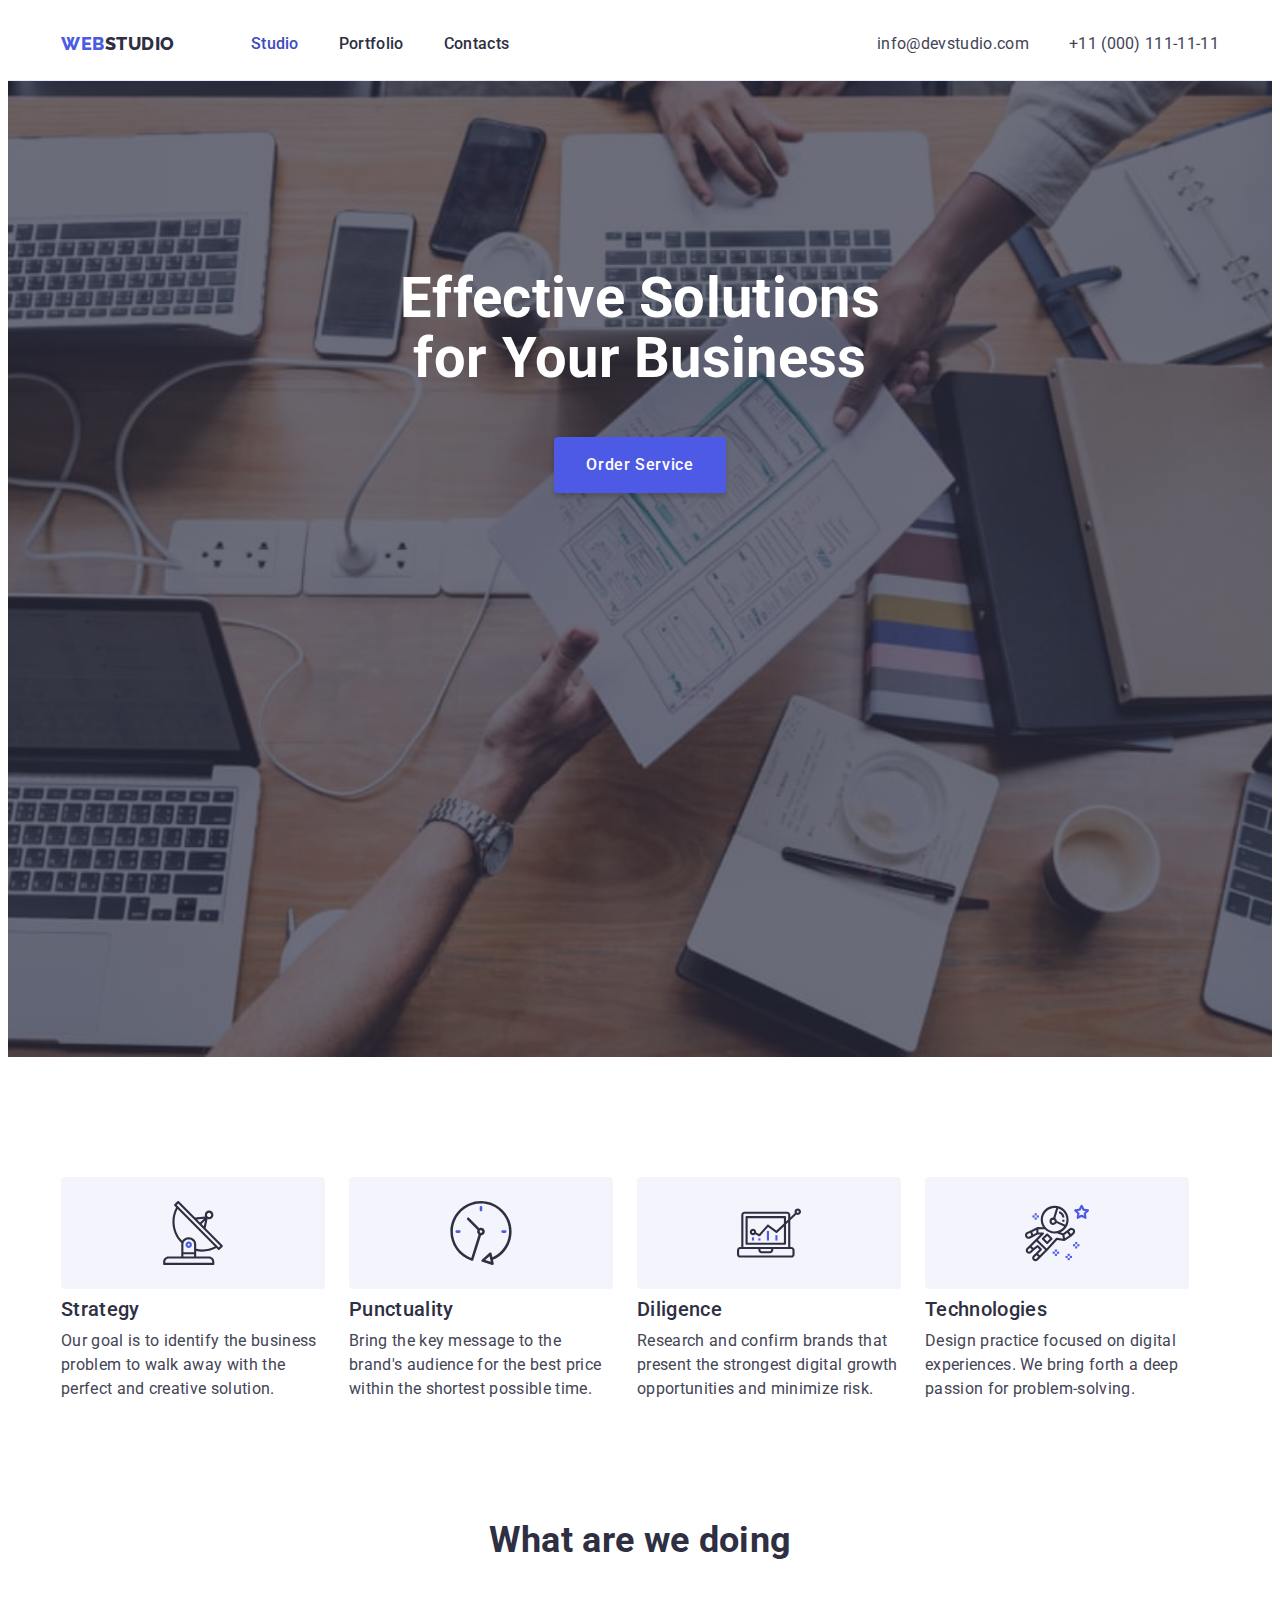
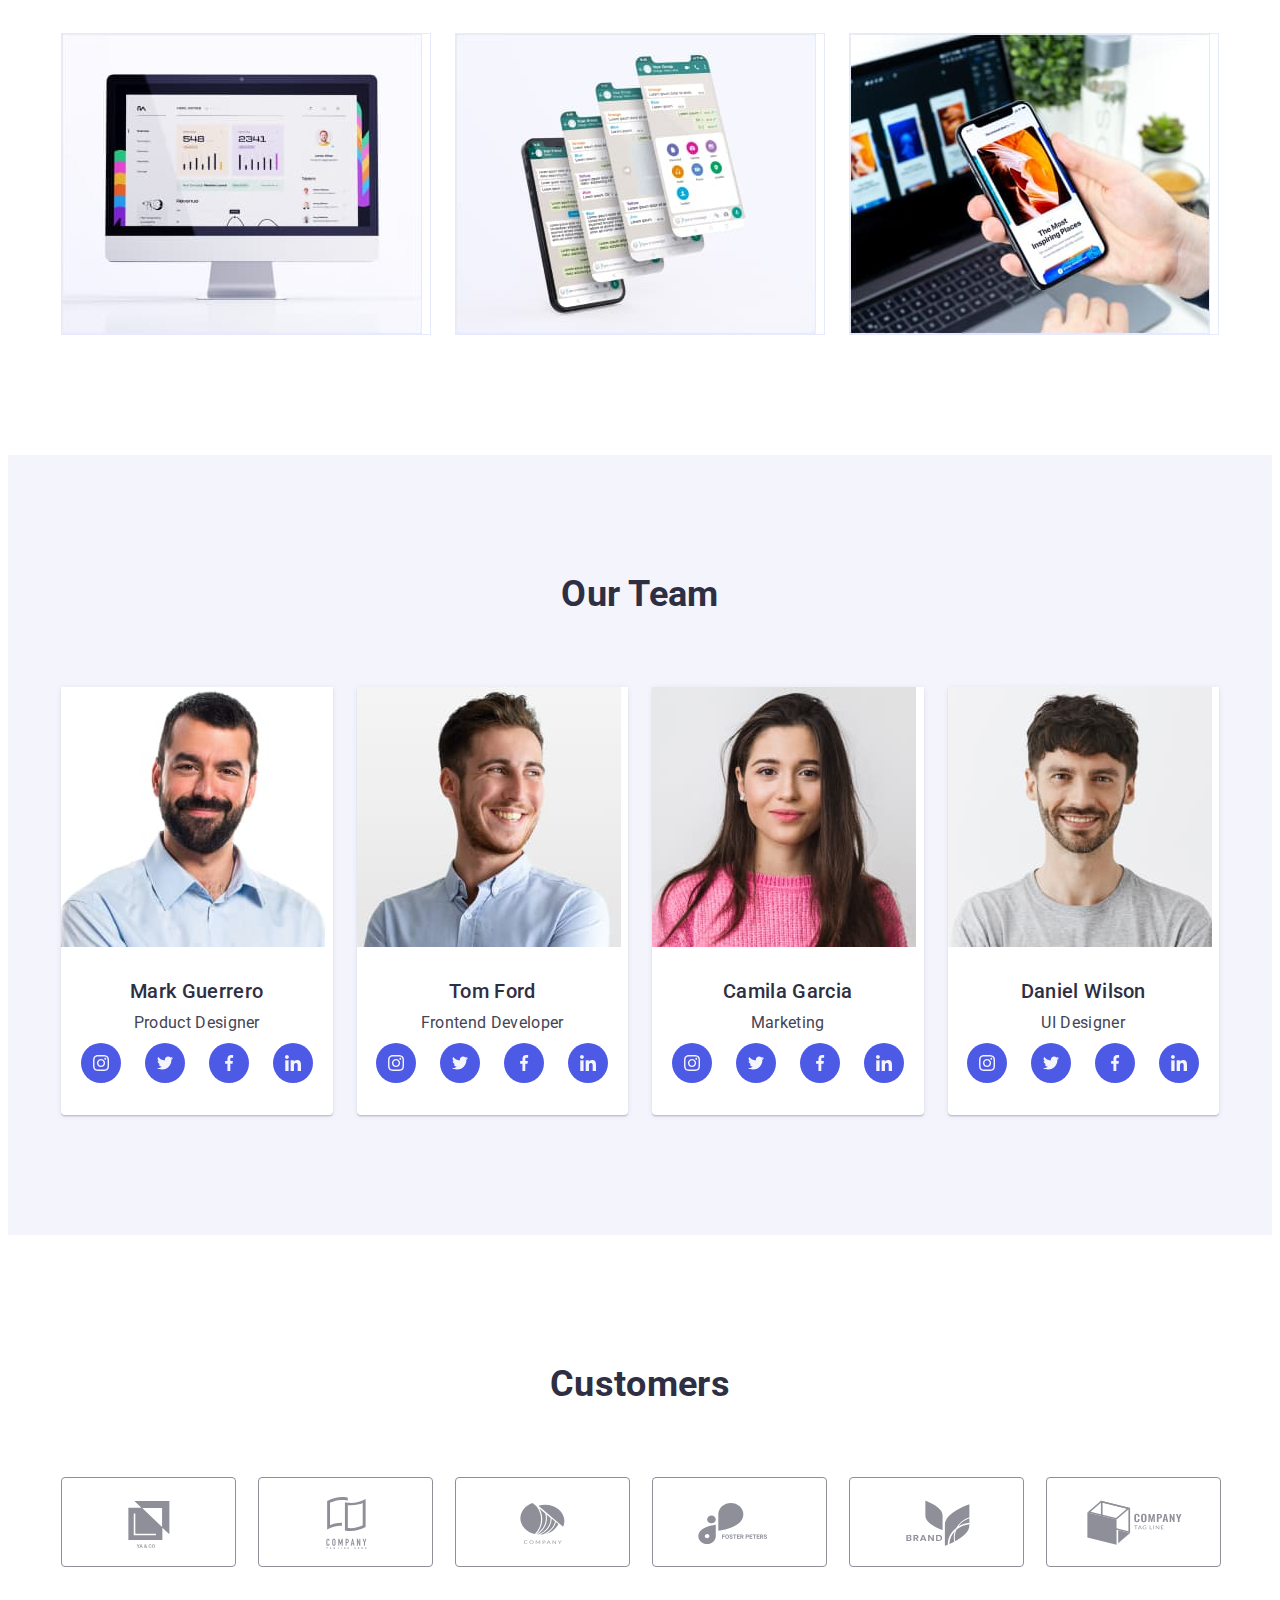
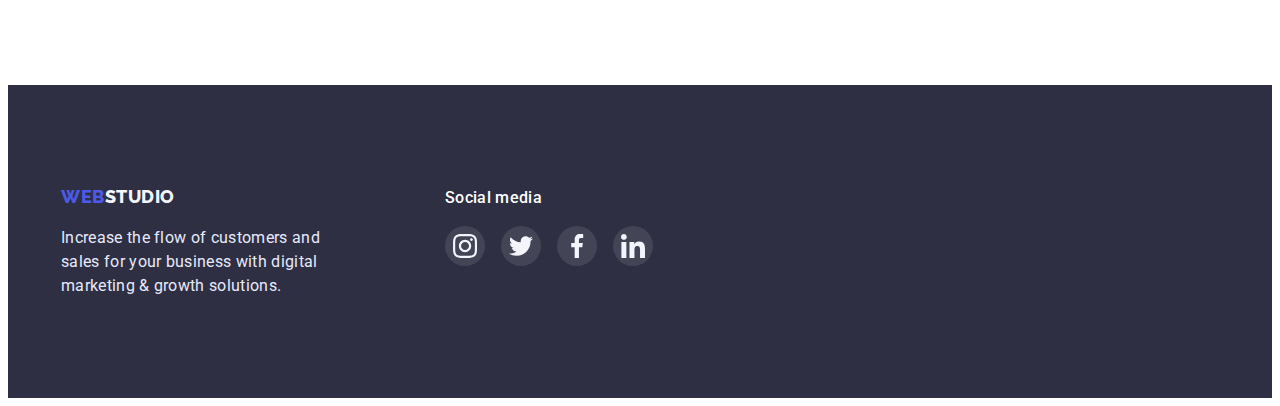
<file: index.html>
<!DOCTYPE html>
<html lang="en">
  <head>
    <meta charset="UTF-8" />
    <meta http-equiv="X-UA-Compatible" content="IE=edge" />
    <meta name="viewport" content="width=device-width, initial-scale=1.0" />
    <title>WebStudio</title>
    <link
      href="https://fonts.googleapis.com/css2?family=Raleway:wght@800&family=Roboto:wght@400;500;700;900&display=swap"
      rel="stylesheet"
    />
    <link
      rel="stylesheet"
      href="https://cdnjs.cloudflare.com/ajax/libs/modern-normalize/1.1.0/modern-normalize.min.css"
      integrity="sha512-wpPYUAdjBVSE4KJnH1VR1HeZfpl1ub8YT/NKx4PuQ5NmX2tKuGu6U/JRp5y+Y8XG2tV+wKQpNHVUX03MfMFn9Q=="
      crossorigin="anonymous"
      referrerpolicy="no-referrer"
    />
    <link rel="stylesheet" href="./css/styles.css" />
  </head>

  <body>
    <!-- Header -->
    <header class="header">
      <!-- Menu -->
      <div class="container header-container">
        <nav class="site-nav">
          <a class="logo header-logo" href="./index.html"
            ><span class="accent">Web</span>Studio</a
          >
          <ul class="list-nav">
            <li><a class="link current" href="./index.html">Studio</a></li>
            <li><a class="link" href="./portfolio.html">Portfolio</a></li>
            <li><a class="link" href="">Contacts</a></li>
          </ul>
        </nav>
        <!-- Contacts -->
        <address class="contacts-nav">
          <ul class="contacts">
            <li>
              <a class="link" href="mailto:info@devstudio.com"
                >info@devstudio.com</a
              >
            </li>
            <li>
              <a class="link" href="tel:+110001111111">+11 (000) 111-11-11</a>
            </li>
          </ul>
        </address>
      </div>
    </header>
    <!-- Main -->
    <main>
      <!-- Section 1 Hero Image -->
      <section class="hero">
        <div class="container">
          <div class="container-hero">
            <h1 class="hero-title">Effective Solutions for Your Business</h1>
            <button class="btn-hero" type="button">Order Service</button>
          </div>
        </div>
      </section>
      <!-- Section 2 Why are we -->
      <section class="about">
        <div class="container">
          <h2 class="about-title visually-hidden">Why are we</h2>
          <ul class="list">
            <li class="about-item">
              <div class="about-icon">
                <svg class="icon" width="64" height="64">
                  <use href="./images/sprite.svg#icon-antenna"></use>
                </svg>
              </div>
              <h3 class="title">Strategy</h3>
              <p>
                Our goal is to identify the business problem to walk away with
                the perfect and creative solution.
              </p>
            </li>
            <li class="about-item">
              <div class="about-icon">
                <svg class="icon" width="64" height="64">
                  <use href="./images/sprite.svg#icon-clock"></use>
                </svg>
              </div>
              <h3 class="title">Punctuality</h3>
              <p>
                Bring the key message to the brand's audience for the best price
                within the shortest possible time.
              </p>
            </li>
            <li class="about-item">
              <div class="about-icon">
                <svg class="icon" width="64" height="64">
                  <use href="./images/sprite.svg#icon-diagram"></use>
                </svg>
              </div>
              <h3 class="title">Diligence</h3>
              <p>
                Research and confirm brands that present the strongest digital
                growth opportunities and minimize risk.
              </p>
            </li>
            <li class="about-item">
              <div class="about-icon">
                <svg class="icon" width="64" height="64">
                  <use href="./images/sprite.svg#icon-astronaut"></use>
                </svg>
              </div>
              <h3 class="title">Technologies</h3>
              <p>
                Design practice focused on digital experiences. We bring forth a
                deep passion for problem-solving.
              </p>
            </li>
          </ul>
        </div>
      </section>
      <!-- Section 3 What are we doing -->
      <section class="works section">
        <div class="container">
          <h2 class="works-title">What are we doing</h2>
          <ul class="list">
            <li class="works-item">
              <img
                src="./images/img1.jpg"
                alt="Image Desktop"
                width="360"
                height="300"
              />
            </li>
            <li class="works-item">
              <img
                src="./images/img2.jpg"
                alt="Image Phone"
                width="360"
                height="300"
              />
            </li>
            <li class="works-item">
              <img
                src="./images/img3.jpg"
                alt="Image Laptop and Phone"
                width="360"
                height="300"
              />
            </li>
          </ul>
        </div>
      </section>
      <!-- Section 4 Our Team -->
      <section class="team section">
        <div class="container">
          <h2 class="team-title">Our Team</h2>
          <ul class="list">
            <li class="item-team">
              <img
                src="./images/img4.jpg"
                alt="Photo Mark Guerrero"
                width="264"
                height="260"
              />
              <div class="team-card">
                <h3 class="title">Mark Guerrero</h3>
                <p>Product Designer</p>
                <ul class="list-team-soc list">
                  <li class="item-team-soc">
                    <a class="item-team-link link" href="">
                      <svg class="team-soc-icon" width="16" height="16">
                        <use href="./images/sprite.svg#icon-instagram"></use>
                      </svg>
                    </a>
                  </li>
                  <li class="item-team-soc">
                    <a class="item-team-link link" href="">
                      <svg class="team-soc-icon" width="16" height="16">
                        <use href="./images/sprite.svg#icon-twitter"></use></svg
                    ></a>
                  </li>
                  <li class="item-team-soc">
                    <a class="item-team-link link" href="">
                      <svg class="team-soc-icon" width="16" height="16">
                        <use
                          href="./images/sprite.svg#icon-facebook"
                        ></use></svg
                    ></a>
                  </li>
                  <li class="item-team-soc">
                    <a class="item-team-link link" href="">
                      <svg class="team-soc-icon" width="16" height="16">
                        <use
                          href="./images/sprite.svg#icon-linkedin"
                        ></use></svg
                    ></a>
                  </li>
                </ul>
              </div>
            </li>
            <li class="item-team">
              <img
                src="./images/img5.jpg"
                alt="Photo Tom Ford"
                width="264"
                height="260"
              />
              <div class="team-card">
                <h3 class="title">Tom Ford</h3>
                <p>Frontend Developer</p>
                <ul class="list-team-soc list">
                  <li class="item-team-soc">
                    <a class="item-team-link link" href="">
                      <svg class="team-soc-icon" width="16" height="16">
                        <use href="./images/sprite.svg#icon-instagram"></use>
                      </svg>
                    </a>
                  </li>
                  <li class="item-team-soc">
                    <a class="item-team-link link" href="">
                      <svg class="team-soc-icon" width="16" height="16">
                        <use href="./images/sprite.svg#icon-twitter"></use></svg
                    ></a>
                  </li>
                  <li class="item-team-soc">
                    <a class="item-team-link link" href="">
                      <svg class="team-soc-icon" width="16" height="16">
                        <use
                          href="./images/sprite.svg#icon-facebook"
                        ></use></svg
                    ></a>
                  </li>
                  <li class="item-team-soc">
                    <a class="item-team-link link" href="">
                      <svg class="team-soc-icon" width="16" height="16">
                        <use
                          href="./images/sprite.svg#icon-linkedin"
                        ></use></svg
                    ></a>
                  </li>
                </ul>
              </div>
            </li>
            <li class="item-team">
              <img
                src="./images/img6.jpg"
                alt="Photo Camila Garcia"
                width="264"
                height="260"
              />
              <div class="team-card">
                <h3 class="title">Camila Garcia</h3>
                <p>Marketing</p>
                <ul class="list-team-soc list">
                  <li class="item-team-soc">
                    <a class="item-team-link link" href="">
                      <svg class="team-soc-icon" width="16" height="16">
                        <use href="./images/sprite.svg#icon-instagram"></use>
                      </svg>
                    </a>
                  </li>
                  <li class="item-team-soc">
                    <a class="item-team-link link" href="">
                      <svg class="team-soc-icon" width="16" height="16">
                        <use href="./images/sprite.svg#icon-twitter"></use></svg
                    ></a>
                  </li>
                  <li class="item-team-soc">
                    <a class="item-team-link link" href="">
                      <svg class="team-soc-icon" width="16" height="16">
                        <use
                          href="./images/sprite.svg#icon-facebook"
                        ></use></svg
                    ></a>
                  </li>
                  <li class="item-team-soc">
                    <a class="item-team-link link" href="">
                      <svg class="team-soc-icon" width="16" height="16">
                        <use
                          href="./images/sprite.svg#icon-linkedin"
                        ></use></svg
                    ></a>
                  </li>
                </ul>
              </div>
            </li>
            <li class="item-team">
              <img
                src="./images/img7.jpg"
                alt="Photo Daniel Wilson"
                width="264"
                height="260"
              />
              <div class="team-card">
                <h3 class="title">Daniel Wilson</h3>
                <p>UI Designer</p>
                <ul class="list-team-soc list">
                  <li class="item-team-soc">
                    <a class="item-team-link link" href="">
                      <svg class="team-soc-icon" width="16" height="16">
                        <use href="./images/sprite.svg#icon-instagram"></use>
                      </svg>
                    </a>
                  </li>
                  <li class="item-team-soc">
                    <a class="item-team-link link" href="">
                      <svg class="team-soc-icon" width="16" height="16">
                        <use href="./images/sprite.svg#icon-twitter"></use></svg
                    ></a>
                  </li>
                  <li class="item-team-soc">
                    <a class="item-team-link link" href="">
                      <svg class="team-soc-icon" width="16" height="16">
                        <use
                          href="./images/sprite.svg#icon-facebook"
                        ></use></svg
                    ></a>
                  </li>
                  <li class="item-team-soc">
                    <a class="item-team-link link" href="">
                      <svg class="team-soc-icon" width="16" height="16">
                        <use
                          href="./images/sprite.svg#icon-linkedin"
                        ></use></svg
                    ></a>
                  </li>
                </ul>
              </div>
            </li>
          </ul>
        </div>
      </section>
      <!-- Customers -->
      <section class="customers">
        <div class="container">
          <h2 class="customers-title">Customers</h2>
          <ul class="customers-list list">
            <li class="customers-item">
              <a class="customers-link link" href="">
                <svg class="customers-icon" width="104" height="56">
                  <use href="./images/sprite.svg#icon-Logo-1"></use>
                </svg>
              </a>
            </li>
            <li class="customers-item">
              <a class="customers-link link" href="">
                <svg class="customers-icon" width="104" height="56">
                  <use href="./images/sprite.svg#icon-Logo-2"></use>
                </svg>
              </a>
            </li>
            <li class="customers-item">
              <a class="customers-link link" href="">
                <svg class="customers-icon" width="104" height="56">
                  <use href="./images/sprite.svg#icon-Logo-3"></use>
                </svg>
              </a>
            </li>
            <li class="customers-item">
              <a class="customers-link link" href="">
                <svg class="customers-icon" width="104" height="56">
                  <use href="./images/sprite.svg#icon-Logo-4"></use>
                </svg>
              </a>
            </li>
            <li class="customers-item">
              <a class="customers-link link" href="">
                <svg class="customers-icon" width="104" height="56">
                  <use href="./images/sprite.svg#icon-Logo-5"></use>
                </svg>
              </a>
            </li>
            <li class="customers-item">
              <a class="customers-link link" href="">
                <svg class="customers-icon" width="104" height="56">
                  <use href="./images/sprite.svg#icon-Logo-6"></use>
                </svg>
              </a>
            </li>
          </ul>
        </div>
      </section>
    </main>
    <!-- Footer -->
    <footer class="site-footer">
      <div class="container footer-container">
        <div class="footer-logo">
          <a class="logo title-footer" href="./index.html"
            ><span class="accent">Web</span>Studio</a
          >
          <p class="text-footer">
            Increase the flow of customers and sales for your business with
            digital marketing & growth solutions.
          </p>
        </div>
        <div class="footer-soc">
          <p class="text-footer-soc">Social media</p>
          <ul class="list-footer-soc list">
            <li class="item-footer-soc">
              <a class="item-footer-link link" href="">
                <svg class="footer-soc-icon" width="24" height="24">
                  <use href="./images/sprite.svg#icon-instagram"></use>
                </svg>
              </a>
            </li>
            <li class="item-footer-soc">
              <a class="item-footer-link link" href="">
                <svg class="footer-soc-icon" width="24" height="24">
                  <use href="./images/sprite.svg#icon-twitter"></use></svg
              ></a>
            </li>
            <li class="item-footer-soc">
              <a class="item-footer-link link" href="">
                <svg class="footer-soc-icon" width="24" height="24">
                  <use href="./images/sprite.svg#icon-facebook"></use></svg
              ></a>
            </li>
            <li class="item-footer-soc">
              <a class="item-footer-link link" href="">
                <svg class="footer-soc-icon" width="24" height="24">
                  <use href="./images/sprite.svg#icon-linkedin"></use></svg
              ></a>
            </li>
          </ul>
        </div>
      </div>
    </footer>
  </body>
</html>
</file>
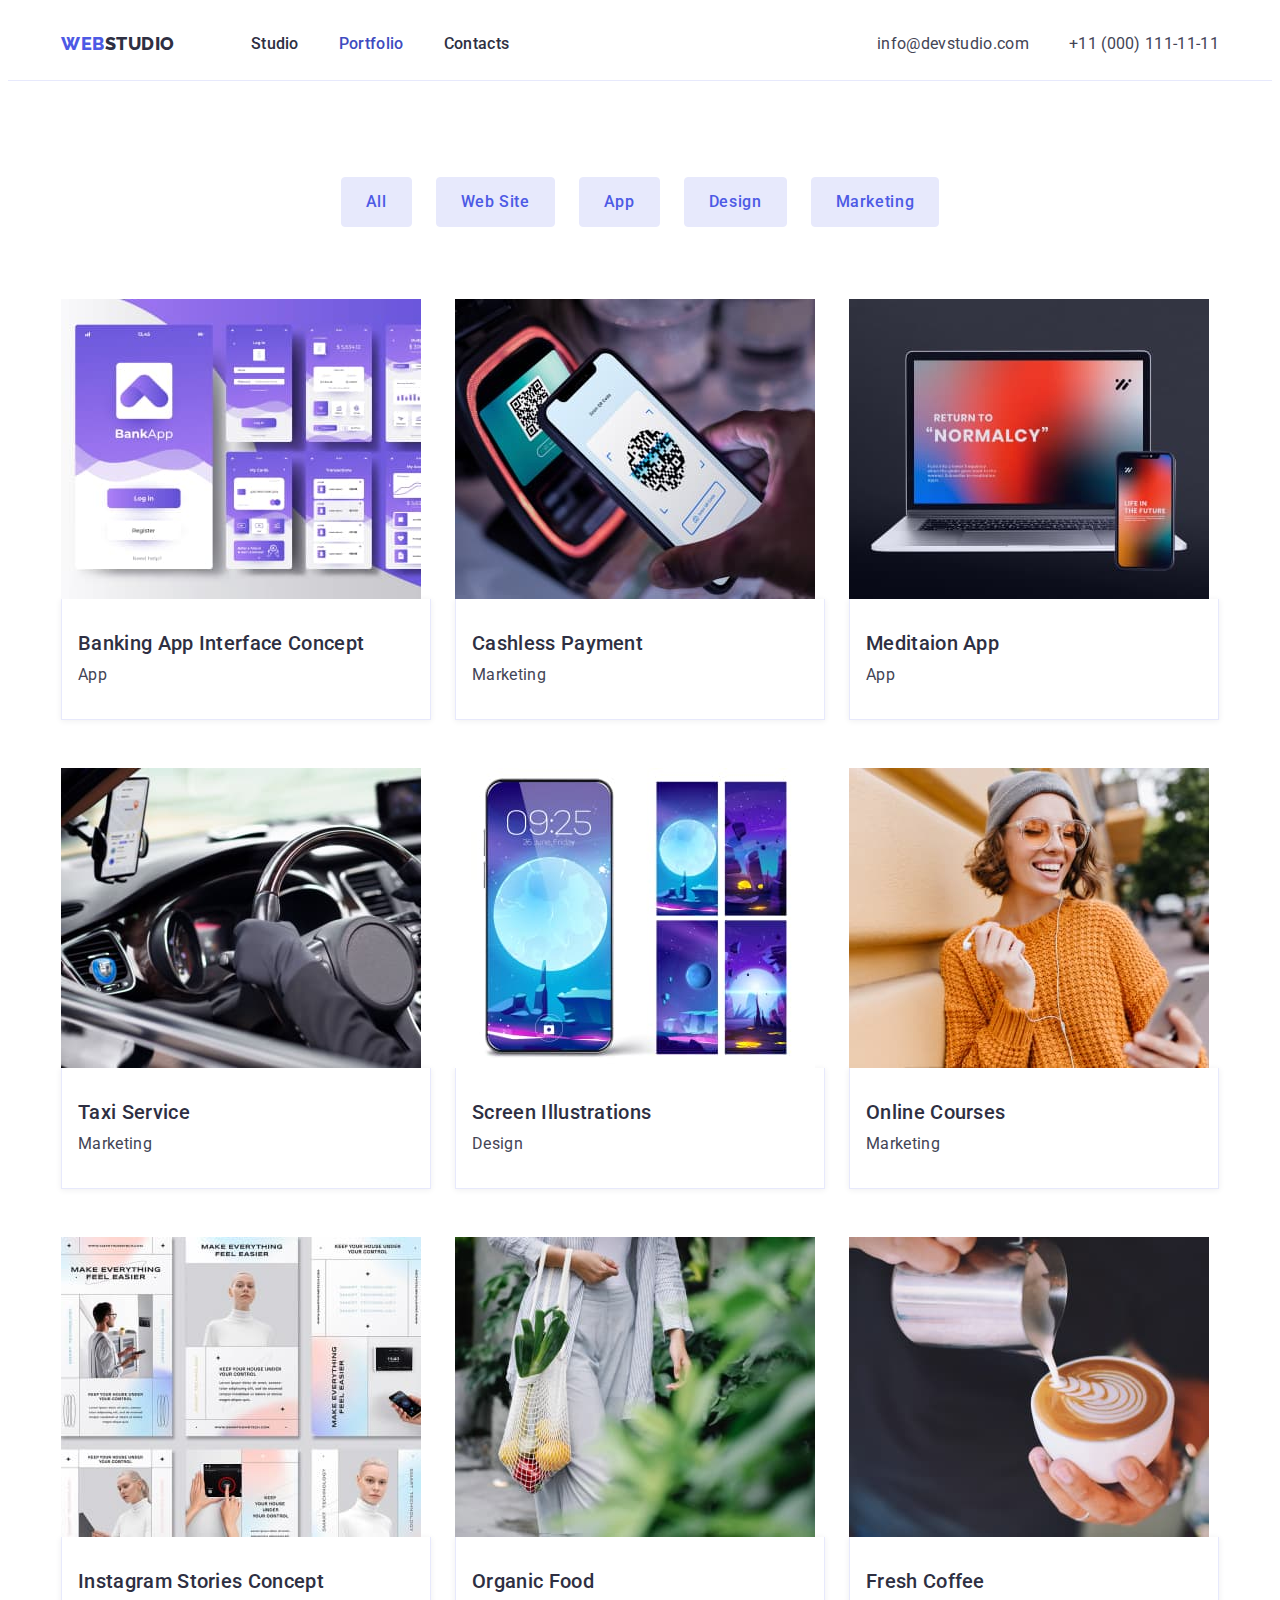
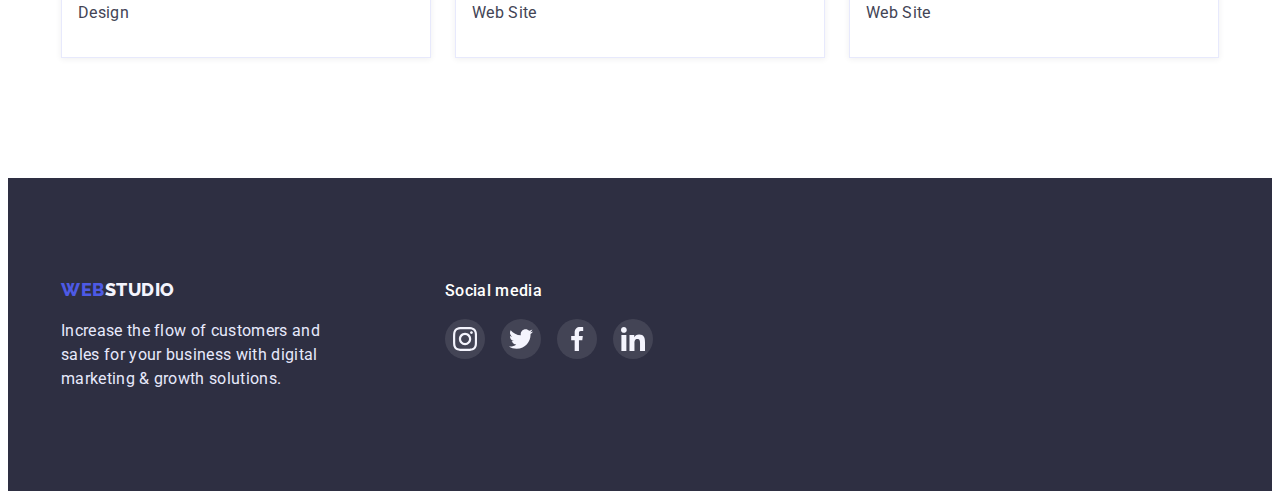
<file: portfolio.html>
<!DOCTYPE html>
<html lang="en">
  <head>
    <meta charset="UTF-8" />
    <meta http-equiv="X-UA-Compatible" content="IE=edge" />
    <meta name="viewport" content="width=device-width, initial-scale=1.0" />
    <title>WebStudio</title>
    <link
      href="https://fonts.googleapis.com/css2?family=Raleway:wght@800&family=Roboto:wght@400;500;700;900&display=swap"
      rel="stylesheet"
    />
    <link
      rel="stylesheet"
      href="https://cdnjs.cloudflare.com/ajax/libs/modern-normalize/1.1.0/modern-normalize.min.css"
      integrity="sha512-wpPYUAdjBVSE4KJnH1VR1HeZfpl1ub8YT/NKx4PuQ5NmX2tKuGu6U/JRp5y+Y8XG2tV+wKQpNHVUX03MfMFn9Q=="
      crossorigin="anonymous"
      referrerpolicy="no-referrer"
    />
    <link rel="stylesheet" href="./css/styles.css" />
  </head>

  <body>
    <!-- Header -->
    <header class="header">
      <!-- Menu -->
      <div class="container header-container">
        <nav class="site-nav">
          <a class="logo header-logo" href="./index.html"
            ><span class="accent">Web</span>Studio</a
          >
          <ul class="list-nav">
            <li><a class="link" href="./index.html">Studio</a></li>
            <li>
              <a class="link current" href="./portfolio.html">Portfolio</a>
            </li>
            <li><a class="link" href="">Contacts</a></li>
          </ul>
        </nav>
        <!-- Contacts -->
        <address class="contacts-nav">
          <ul class="contacts">
            <li>
              <a class="link" href="mailto:info@devstudio.com"
                >info@devstudio.com</a
              >
            </li>
            <li>
              <a class="link" href="tel:+110001111111">+11 (000) 111-11-11</a>
            </li>
          </ul>
        </address>
      </div>
    </header>
    <!-- Main -->
    <main>
      <section class="project">
        <div class="container">
          <h1 class="visually-hidden">Projects</h1>
          <!-- Filters -->
          <ul class="list-filter">
            <li><button class="btn" type="button">All</button></li>
            <li><button class="btn" type="button">Web Site</button></li>
            <li><button class="btn" type="button">App</button></li>
            <li><button class="btn" type="button">Design</button></li>
            <li><button class="btn" type="button">Marketing</button></li>
          </ul>
          <!-- Projects -->
          <ul class="list-project">
            <li class="item-project">
              <a class="project-link link" href="">
                <img
                  src="./images/project1.jpg"
                  alt="Image Banking App Interface"
                  width="360"
                  height="300"
                />
                <div class="project-content">
                  <h2 class="title">Banking App Interface Concept</h2>
                  <p class="project-text">App</p>
                </div>
              </a>
            </li>
            <li class="item-project">
              <a class="project-link link" href="">
                <img
                  src="./images/project2.jpg"
                  alt="Image Phone"
                  width="360"
                  height="300"
                />
                <div class="project-content">
                  <h2 class="title">Cashless Payment</h2>
                  <p class="project-text">Marketing</p>
                </div>
              </a>
            </li>
            <li class="item-project">
              <a class="project-link link" href="">
                <img
                  src="./images/project3.jpg"
                  alt="Image Laptop and Phone"
                  width="360"
                  height="300"
                />
                <div class="project-content">
                  <h2 class="title">Meditaion App</h2>
                  <p class="project-text">App</p>
                </div>
              </a>
            </li>
            <li class="item-project">
              <a class="project-link link" href="">
                <img
                  src="./images/project4.jpg"
                  alt="Image Hands of the steering wheel"
                  width="360"
                  height="300"
                />
                <div class="project-content">
                  <h2 class="title">Taxi Service</h2>
                  <p class="project-text">Marketing</p>
                </div>
              </a>
            </li>
            <li class="item-project">
              <a class="project-link link" href="">
                <img
                  src="./images/project5.jpg"
                  alt="Image Phone wallpaper"
                  width="360"
                  height="300"
                />
                <div class="project-content">
                  <h2 class="title">Screen Illustrations</h2>
                  <p class="project-text">Design</p>
                </div>
              </a>
            </li>
            <li class="item-project">
              <a class="project-link link" href="">
                <img
                  src="./images/project6.jpg"
                  alt="Image Girl"
                  width="360"
                  height="300"
                />
                <div class="project-content">
                  <h2 class="title">Online Courses</h2>
                  <p class="project-text">Marketing</p>
                </div>
              </a>
            </li>
            <li class="item-project">
              <a class="project-link link" href="">
                <img
                  src="./images/project7.jpg"
                  alt="Image Instagram Stories Concept"
                  width="360"
                  height="300"
                />
                <div class="project-content">
                  <h2 class="title">Instagram Stories Concept</h2>
                  <p class="project-text">Design</p>
                </div>
              </a>
            </li>
            <li class="item-project">
              <a class="project-link link" href="">
                <img
                  src="./images/project8.jpg"
                  alt="Image Organic Food"
                  width="360"
                  height="300"
                />
                <div class="project-content">
                  <h2 class="title">Organic Food</h2>
                  <p class="project-text">Web Site</p>
                </div>
              </a>
            </li>
            <li class="item-project">
              <a class="project-link link" href="">
                <img
                  src="./images/project9.jpg"
                  alt="Image Makes Coffee"
                  width="360"
                  height="300"
                />
                <div class="project-content">
                  <h2 class="title">Fresh Coffee</h2>
                  <p class="project-text">Web Site</p>
                </div>
              </a>
            </li>
          </ul>
        </div>
      </section>
    </main>
    <!-- Footer -->
    <footer class="site-footer">
      <div class="container footer-container">
        <div class="footer-logo">
          <a class="logo title-footer" href="./index.html"
            ><span class="accent">Web</span>Studio</a
          >
          <p class="text-footer">
            Increase the flow of customers and sales for your business with
            digital marketing & growth solutions.
          </p>
        </div>
        <div class="footer-soc">
          <p class="text-footer-soc">Social media</p>
          <ul class="list-footer-soc list">
            <li class="item-footer-soc">
              <a class="item-footer-link link" href="">
                <svg class="footer-soc-icon" width="24" height="24">
                  <use href="./images/sprite.svg#icon-instagram"></use>
                </svg>
              </a>
            </li>
            <li class="item-footer-soc">
              <a class="item-footer-link link" href="">
                <svg class="footer-soc-icon" width="24" height="24">
                  <use href="./images/sprite.svg#icon-twitter"></use></svg
              ></a>
            </li>
            <li class="item-footer-soc">
              <a class="item-footer-link link" href="">
                <svg class="footer-soc-icon" width="24" height="24">
                  <use href="./images/sprite.svg#icon-facebook"></use></svg
              ></a>
            </li>
            <li class="item-footer-soc">
              <a class="item-footer-link link" href="">
                <svg class="footer-soc-icon" width="24" height="24">
                  <use href="./images/sprite.svg#icon-linkedin"></use></svg
              ></a>
            </li>
          </ul>
        </div>
      </div>
    </footer>
  </body>
</html>
</file>
<file: css/styles.css>
:root {
  --text: #434455;
  --dark: #2e2f42;
  --primary-brand: #4d5ae5;
  --pressed-state: #404bbf;
  --light: #f4f4fd;
  --accent: #e7e9fc;
  --success: #31d0aa;
  --subtle-text: #8e8f99;
  --white: #ffffff;
}

body {
  font-family: 'Roboto', sans-serif;
  font-size: 16px;
  line-height: 1.5;
  letter-spacing: 0.02em;
  background-color: var(--white);
  color: var(--text);
}

p,
h1,
h2,
h3,
h4,
h5,
h6 {
  margin: 0;
}

ul {
  list-style: none;
  margin: 0;
  padding: 0;
}

button {
  font-family: inherit;
  font-weight: 500;
  font-size: 16px;
  line-height: 1.5;
  letter-spacing: 0.04em;
  cursor: pointer;
}

img {
  display: block;
  max-width: 100%;
  height: auto;
}

.container {
  width: 100%;
  max-width: 1158px;
  padding: 0 15px;
  margin: auto;
}

/* ---------------- HEADER --------------- */

.header {
  padding-top: 24px;
  padding-bottom: 24px;
  border-bottom: 1px solid var(--accent);
}

.header-container {
  display: flex;
  align-items: center;
}

.link {
  text-decoration: none;
}

.logo {
  font-family: 'Raleway', sans-serif;
  font-weight: 800;
  font-size: 18px;
  line-height: 1.33;
  letter-spacing: 0.03em;
  text-decoration: none;
  text-transform: uppercase;
  color: var(--dark);
}

.accent {
  color: var(--primary-brand);
}

/* ---------------- SITE NAV ---------------- */

.header-logo {
  margin-right: 76px;
}

.site-nav {
  margin-right: auto;
}

.list-nav {
  gap: 40px;
}

.site-nav,
.list-nav {
  display: flex;
}

.list-nav .link {
  font-weight: 500;
  color: var(--dark);
}

.list-nav .link:hover,
.list-nav .link:focus,
.list-nav .link.current {
  color: var(--pressed-state);
}

/* ---------------- CONTACTS ---------------- */

.contacts-nav {
  font-style: normal;
}

.contacts {
  display: flex;
  gap: 40px;
}

.contacts .link {
  color: var(--text);
}

.contacts .link:hover,
.contacts .link:focus {
  color: var(--pressed-state);
}

/* ---------------- SECTION ---------------- */

.section {
  padding-top: 120px;
  padding-bottom: 120px;
}

.visually-hidden {
  position: absolute;
  white-space: nowrap;
  width: 1px;
  height: 1px;
  overflow: hidden;
  border: 0;
  padding: 0;
  clip: rect(0 0 0 0);
  clip-path: inset(50%);
  margin: -1px;
}

.works-title,
.team-title,
.customers-title {
  font-size: 36px;
  line-height: 1.11;
  text-align: center;
  color: var(--dark);
  margin-bottom: 72px;
}

.list {
  display: flex;
  gap: 24px;
}

.title {
  font-weight: 500;
  font-size: 20px;
  line-height: 1.2;
  color: var(--dark);
  margin-bottom: 8px;
}

.item-team,
.item-project {
  background-color: var(--white);
}

/* ---------------- HERO ---------------- */

.hero {
  max-width: 1440px;
  min-height: 600px;
  margin: auto;
  text-align: center;
  background-color: var(--dark);
  background-image: linear-gradient(
      rgba(46, 47, 66, 0.7),
      rgba(46, 47, 66, 0.7)
    ),
    url(../images/people-office.jpg);
  background-repeat: no-repeat;
  background-position: center;
  background-size: cover;
  padding: 188px 0;
}

.hero-title {
  font-size: 56px;
  line-height: 1.07;
  color: var(--white);
  margin-bottom: 48px;
}

.container-hero {
  max-width: 494px;
  margin: auto;
}

.btn-hero {
  min-width: 169px;
  height: 56px;
  background-color: var(--primary-brand);
  color: var(--white);
  padding: 16px 32px;
  box-shadow: 0px 4px 4px rgba(0, 0, 0, 0.15);
  border-radius: 4px;
  border-style: none;
}

.btn-hero:hover,
.btn-hero:focus {
  background-color: var(--pressed-state);
}

/* ----------------- ABOUT ----------------- */

.about {
  padding-top: 120px;
}

.about-item {
  max-width: 264px;
}

.about-icon {
  display: flex;
  justify-content: center;
  align-items: center;
  height: 112px;
  margin-bottom: 8px;
  background-color: var(--light);
  border-radius: 4px;
}

/* ----------------- WORKS ----------------- */

.works-item {
  background-blend-mode: soft-light, normal;
  border: 1px solid var(--accent);
  width: calc((100% - 48px) / 3);
}

/* ----------------- TEAM ------------------ */

.team {
  background-color: var(--light);
}

.item-team {
  text-align: center;
  box-shadow: 0px 1px 6px rgba(46, 47, 66, 0.08),
    0px 1px 1px rgba(46, 47, 66, 0.16), 0px 2px 1px rgba(46, 47, 66, 0.08);
  border-radius: 0px 0px 4px 4px;
  width: calc((100% - 72px) / 4);
}

.team-card {
  padding: 32px 16px;
}

.list-team-soc {
  justify-content: center;
  margin-top: 8px;
}

.item-team-soc {
  width: 40px;
  height: 40px;
}

.item-team-link {
  width: 100%;
  height: 100%;
  border-radius: 50%;
  display: flex;
  justify-content: center;
  align-items: center;
  background-color: var(--primary-brand);
}

.item-team-link:is(:hover, :focus) {
  background-color: var(--pressed-state);
}

/* --------------- CUSTOMERS --------------- */

.customers {
  padding-top: 130px;
  padding-bottom: 120px;
}

.customers-item {
  width: calc((100% - 120px) / 6);
  height: 88px;
}

.customers-link {
  width: 100%;
  height: 100%;
  display: flex;
  justify-content: center;
  align-items: center;
  border: 1px solid var(--subtle-text);
  border-radius: 4px;
  color: var(--subtle-text);
}

.customers-link:is(:hover, :focus) {
  border-color: var(--pressed-state);
  color: var(--pressed-state);
}

.customers-icon {
  fill: currentColor;
}

/* ---------------- FILTER ----------------- */

.list-filter {
  display: flex;
  gap: 24px;
  justify-content: center;
}

.btn {
  padding: 12px 24px;
  background-color: var(--accent);
  color: var(--primary-brand);
  border: 1px solid var(--accent);
  border-radius: 4px;
}

.btn:is(:hover, :focus) {
  background-color: var(--pressed-state);
  color: var(--white);
  box-shadow: 0px 3px 1px rgba(0, 0, 0, 0.1), 0px 2px 1px rgba(0, 0, 0, 0.08),
    0px 2px 2px rgba(0, 0, 0, 0.12);
  border-radius: 4px;
}

/* ---------------- PROJECT----------------- */

.project {
  padding-top: 96px;
  padding-bottom: 120px;
}

.project-text {
  color: var(--text);
}

.list-project {
  margin-top: 72px;
  display: flex;
  flex-wrap: wrap;
  column-gap: 24px;
  row-gap: 48px;
}

.item-project {
  width: calc((100% - 48px) / 3);
}

.project-link {
  width: 100%;
  height: 100%;
  display: block;
}

.project-content {
  padding: 32px 16px;
  border: 1px solid var(--accent);
  box-shadow: 0px 1px 6px rgba(46, 47, 66, 0.08);
  border-top: none;
}

.project-link:is(:hover, :focus) .project-content {
  box-shadow: 0px 1px 6px rgba(46, 47, 66, 0.08),
    0px 1px 1px rgba(46, 47, 66, 0.16), 0px 2px 1px rgba(46, 47, 66, 0.08);
  border-top: none;
}

/* ---------------- FOOTER ----------------- */

.site-footer {
  background-color: var(--dark);
  padding-top: 100px;
  padding-bottom: 100px;
}

.footer-container {
  display: flex;
  justify-content: left;
  align-items: baseline;
  gap: 120px;
}

.footer-logo {
  max-width: 264px;
}

.title-footer {
  color: var(--light);
}

.text-footer {
  color: var(--accent);
  margin-top: 16px;
}

.text-footer-soc {
  color: var(--white);
  font-weight: 500;
  margin-bottom: 16px;
}

.list-footer-soc {
  gap: 16px;
}

.item-footer-soc {
  width: 40px;
  height: 40px;
}

.item-footer-link {
  width: 100%;
  height: 100%;
  border-radius: 50%;
  display: flex;
  justify-content: center;
  align-items: center;
  background-color: rgba(255, 255, 255, 0.1);
}

.item-footer-link:is(:hover, :focus) {
  background-color: var(--success);
}
</file>
